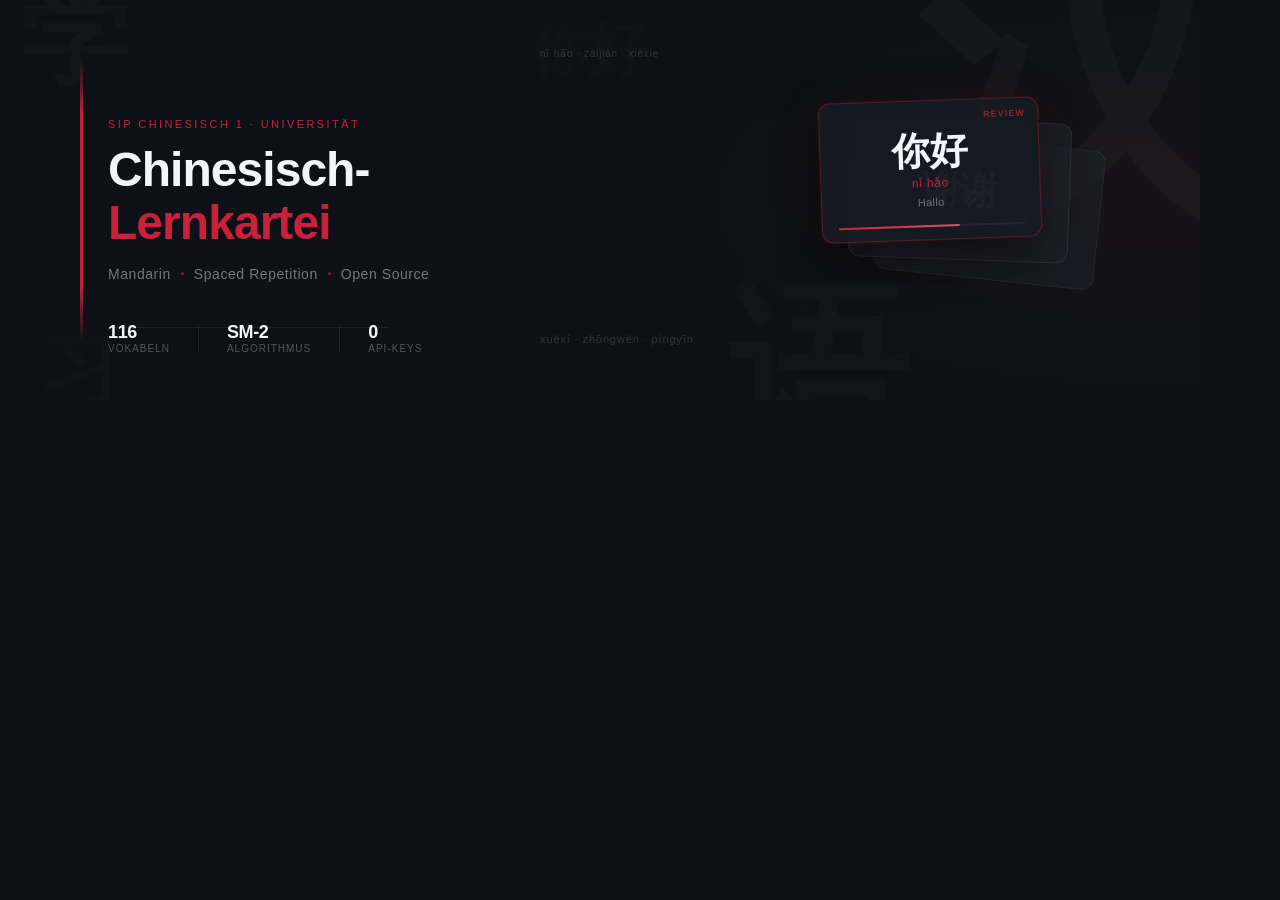
<file: assets/banner.html>
<!DOCTYPE html>
<html lang="de">
<head>
<meta charset="UTF-8">
<style>
  * { margin: 0; padding: 0; box-sizing: border-box; }

  body {
    width: 1200px;
    height: 400px;
    overflow: hidden;
    background: #0d1117;
    font-family: -apple-system, 'Helvetica Neue', sans-serif;
  }

  .canvas {
    position: relative;
    width: 1200px;
    height: 400px;
    background: #0d1117;
    overflow: hidden;
  }

  /* ── Hintergrund: große Schriftzeichen ── */
  .bg-chars {
    position: absolute;
    inset: 0;
    pointer-events: none;
    user-select: none;
  }

  .bg-char {
    position: absolute;
    font-weight: 700;
    color: rgba(255,255,255,0.03);
    line-height: 1;
    letter-spacing: -0.05em;
  }

  /* ── Rote Akzentlinie links ── */
  .accent-bar {
    position: absolute;
    left: 80px;
    top: 60px;
    bottom: 60px;
    width: 3px;
    background: linear-gradient(180deg, transparent 0%, #C9213A 20%, #C9213A 80%, transparent 100%);
    border-radius: 2px;
  }

  /* ── Haupt-Inhalt ── */
  .content {
    position: absolute;
    left: 108px;
    top: 0;
    bottom: 0;
    display: flex;
    flex-direction: column;
    justify-content: center;
    gap: 0;
  }

  .label-top {
    font-size: 11px;
    font-weight: 500;
    letter-spacing: 0.22em;
    text-transform: uppercase;
    color: #C9213A;
    margin-bottom: 14px;
  }

  .title {
    font-size: 48px;
    font-weight: 700;
    color: #f0f6fc;
    letter-spacing: -0.02em;
    line-height: 1.1;
    margin-bottom: 10px;
  }

  .title span {
    color: #C9213A;
  }

  .subtitle {
    font-size: 14px;
    color: rgba(240,246,252,0.45);
    letter-spacing: 0.04em;
    display: flex;
    align-items: center;
    gap: 10px;
    margin-top: 6px;
  }

  .dot {
    width: 3px;
    height: 3px;
    border-radius: 50%;
    background: rgba(201,33,58,0.6);
    flex-shrink: 0;
  }

  /* ── Flashcards rechts ── */
  .cards-area {
    position: absolute;
    right: 80px;
    top: 50%;
    transform: translateY(-50%);
    width: 340px;
    height: 240px;
  }

  .card {
    position: absolute;
    width: 220px;
    height: 140px;
    border-radius: 12px;
    border: 1px solid;
    display: flex;
    flex-direction: column;
    align-items: center;
    justify-content: center;
    gap: 6px;
  }

  /* Hintere Karte */
  .card-back {
    right: 20px;
    top: 60px;
    background: rgba(30,35,44,0.5);
    border-color: rgba(255,255,255,0.06);
    transform: rotate(6deg);
  }

  /* Mittlere Karte */
  .card-mid {
    right: 50px;
    top: 40px;
    background: rgba(30,35,44,0.7);
    border-color: rgba(255,255,255,0.08);
    transform: rotate(2deg);
  }

  /* Vordere Karte (aktiv) */
  .card-front {
    right: 80px;
    top: 20px;
    background: rgba(22,27,34,0.95);
    border-color: rgba(201,33,58,0.35);
    box-shadow:
      0 0 0 1px rgba(201,33,58,0.1),
      0 20px 40px rgba(0,0,0,0.5),
      0 0 60px rgba(201,33,58,0.06);
    transform: rotate(-2deg);
  }

  .card-chinese {
    font-size: 38px;
    font-weight: 700;
    color: #f0f6fc;
    line-height: 1;
  }

  .card-pinyin {
    font-size: 12px;
    color: #C9213A;
    letter-spacing: 0.05em;
  }

  .card-german {
    font-size: 11px;
    color: rgba(240,246,252,0.4);
    letter-spacing: 0.03em;
  }

  /* Fortschrittsbalken auf der Karte */
  .card-progress {
    position: absolute;
    bottom: 12px;
    left: 16px;
    right: 16px;
    height: 2px;
    background: rgba(255,255,255,0.06);
    border-radius: 1px;
  }

  .card-progress-fill {
    height: 100%;
    width: 65%;
    background: linear-gradient(90deg, #C9213A, #e05065);
    border-radius: 1px;
  }

  /* Badge oben rechts auf der Karte */
  .card-badge {
    position: absolute;
    top: 10px;
    right: 12px;
    font-size: 9px;
    letter-spacing: 0.12em;
    text-transform: uppercase;
    color: rgba(201,33,58,0.7);
    font-weight: 600;
  }

  /* ── Floating Pinyin-Labels ── */
  .pinyin-float {
    position: absolute;
    font-size: 11px;
    color: rgba(240,246,252,0.15);
    letter-spacing: 0.08em;
    font-weight: 400;
  }

  /* ── Statistik-Zeile unten links ── */
  .stats {
    position: absolute;
    bottom: 46px;
    left: 108px;
    display: flex;
    gap: 28px;
    align-items: center;
  }

  .stat {
    display: flex;
    flex-direction: column;
    gap: 2px;
  }

  .stat-num {
    font-size: 18px;
    font-weight: 700;
    color: #f0f6fc;
    letter-spacing: -0.02em;
    line-height: 1;
  }

  .stat-label {
    font-size: 10px;
    color: rgba(240,246,252,0.3);
    letter-spacing: 0.1em;
    text-transform: uppercase;
  }

  .stat-divider {
    width: 1px;
    height: 28px;
    background: rgba(255,255,255,0.08);
  }

  /* ── Subtiler Verlauf rechts ── */
  .vignette-right {
    position: absolute;
    right: 0;
    top: 0;
    bottom: 0;
    width: 520px;
    background: radial-gradient(ellipse at 90% 50%, rgba(201,33,58,0.05) 0%, transparent 70%);
    pointer-events: none;
  }

  /* ── Horizontale Trennlinie ── */
  .divider-h {
    position: absolute;
    bottom: 72px;
    left: 108px;
    width: 280px;
    height: 1px;
    background: rgba(255,255,255,0.07);
  }
</style>
</head>
<body>
<div class="canvas">

  <!-- Hintergrund-Schriftzeichen -->
  <div class="bg-chars">
    <div class="bg-char" style="font-size:320px; right:-20px; top:-80px; color:rgba(255,255,255,0.025)">汉</div>
    <div class="bg-char" style="font-size:180px; right:300px; bottom:-60px; color:rgba(255,255,255,0.018)">语</div>
    <div class="bg-char" style="font-size:110px; left:20px; top:-20px; color:rgba(255,255,255,0.02)">学</div>
    <div class="bg-char" style="font-size:80px; left:40px; bottom:-10px; color:rgba(255,255,255,0.015)">习</div>
    <div class="bg-char" style="font-size:60px; left:530px; top:20px; color:rgba(255,255,255,0.012)">你好</div>
  </div>

  <!-- Floating Pinyin -->
  <div class="pinyin-float" style="left:540px; bottom:55px">xuéxí · zhōngwén · píngyīn</div>
  <div class="pinyin-float" style="left:540px; top:48px; font-size:10px">nǐ hǎo · zàijiàn · xièxie</div>

  <!-- Roter Akzent -->
  <div class="accent-bar"></div>

  <!-- Inhalt -->
  <div class="content">
    <div class="label-top">SIP Chinesisch 1 · Universität</div>
    <div class="title">Chinesisch-<br><span>Lernkartei</span></div>
    <div class="subtitle">
      <span>Mandarin</span>
      <div class="dot"></div>
      <span>Spaced Repetition</span>
      <div class="dot"></div>
      <span>Open Source</span>
    </div>
  </div>

  <!-- Trennlinie -->
  <div class="divider-h"></div>

  <!-- Statistik -->
  <div class="stats">
    <div class="stat">
      <div class="stat-num">116</div>
      <div class="stat-label">Vokabeln</div>
    </div>
    <div class="stat-divider"></div>
    <div class="stat">
      <div class="stat-num">SM-2</div>
      <div class="stat-label">Algorithmus</div>
    </div>
    <div class="stat-divider"></div>
    <div class="stat">
      <div class="stat-num">0</div>
      <div class="stat-label">API-Keys</div>
    </div>
  </div>

  <!-- Verlauf -->
  <div class="vignette-right"></div>

  <!-- Flashcards -->
  <div class="cards-area">
    <!-- Hintere Karte -->
    <div class="card card-back">
      <div class="card-chinese" style="opacity:0.3">再见</div>
    </div>
    <!-- Mittlere Karte -->
    <div class="card card-mid">
      <div class="card-chinese" style="opacity:0.5">谢谢</div>
    </div>
    <!-- Vordere Karte (aktiv) -->
    <div class="card card-front">
      <div class="card-badge">Review</div>
      <div class="card-chinese">你好</div>
      <div class="card-pinyin">nǐ hǎo</div>
      <div class="card-german">Hallo</div>
      <div class="card-progress">
        <div class="card-progress-fill"></div>
      </div>
    </div>
  </div>

</div>
</body>
</html>
</file>
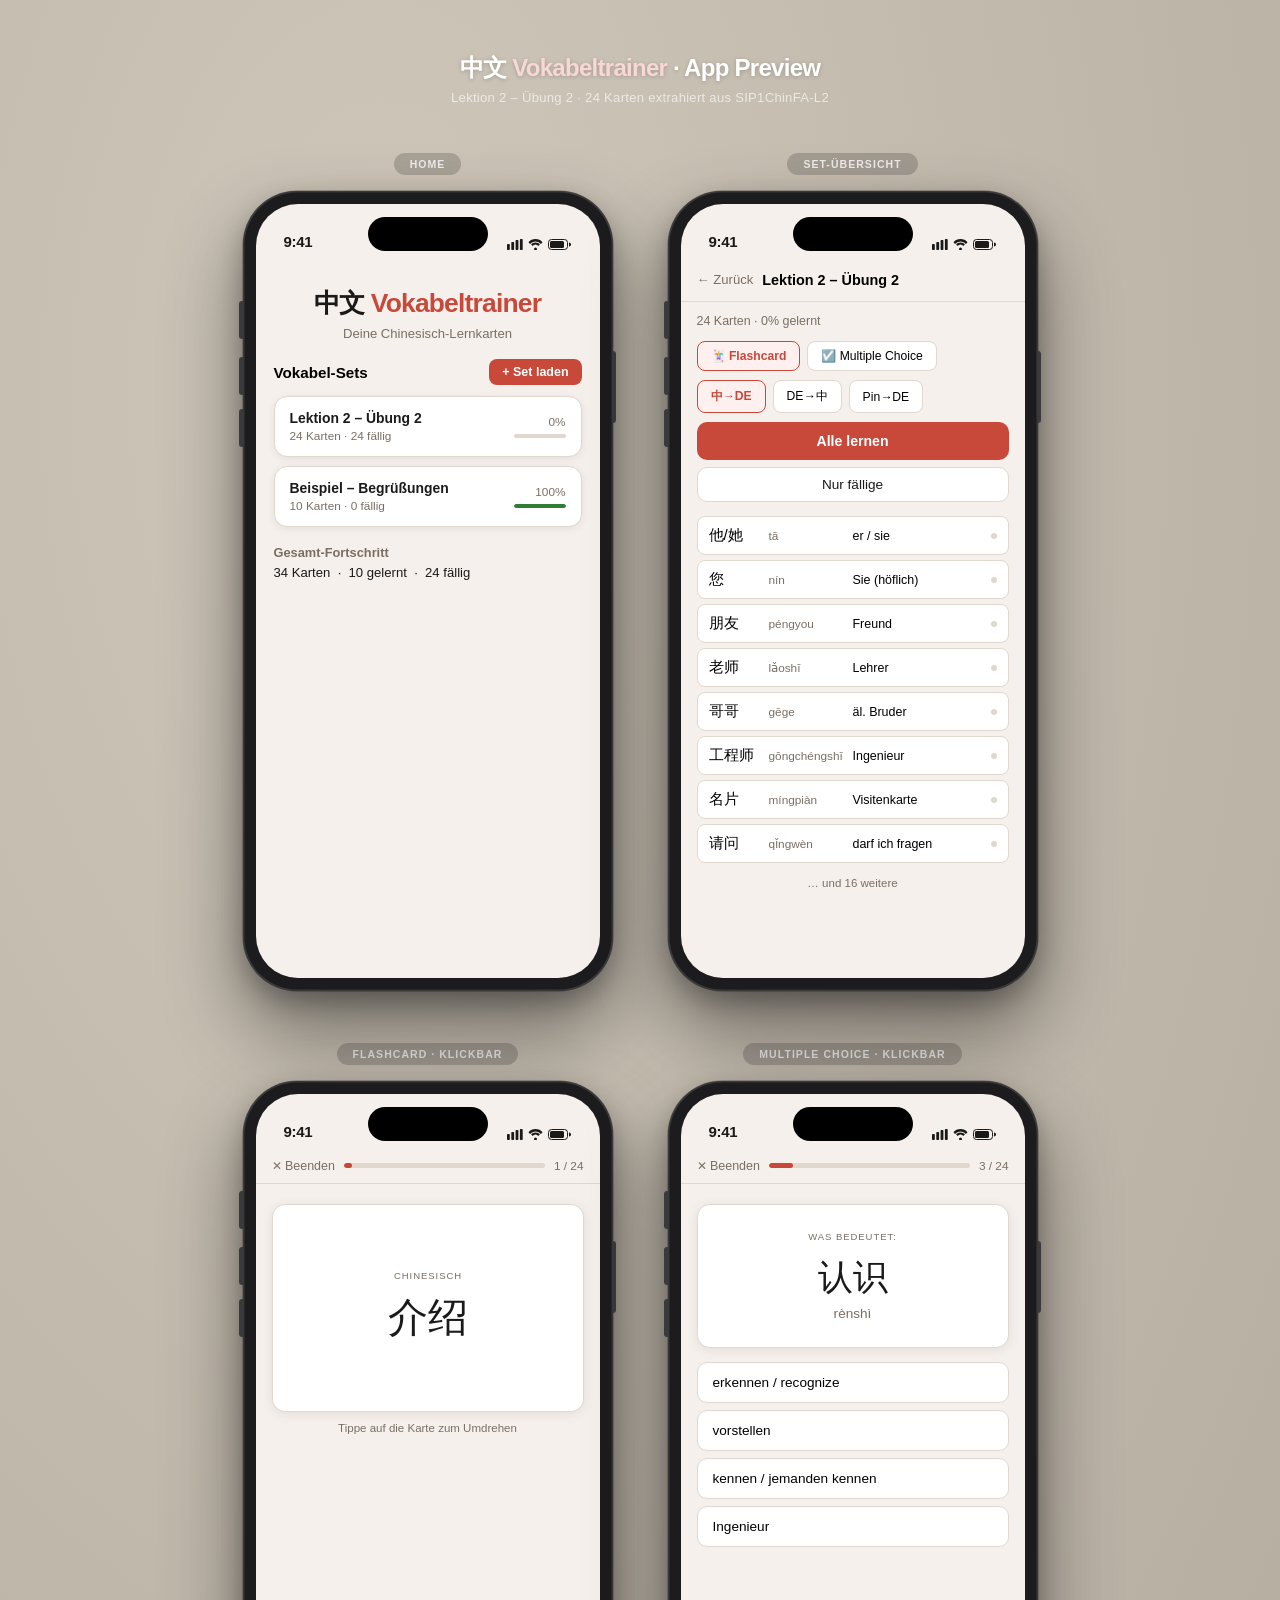
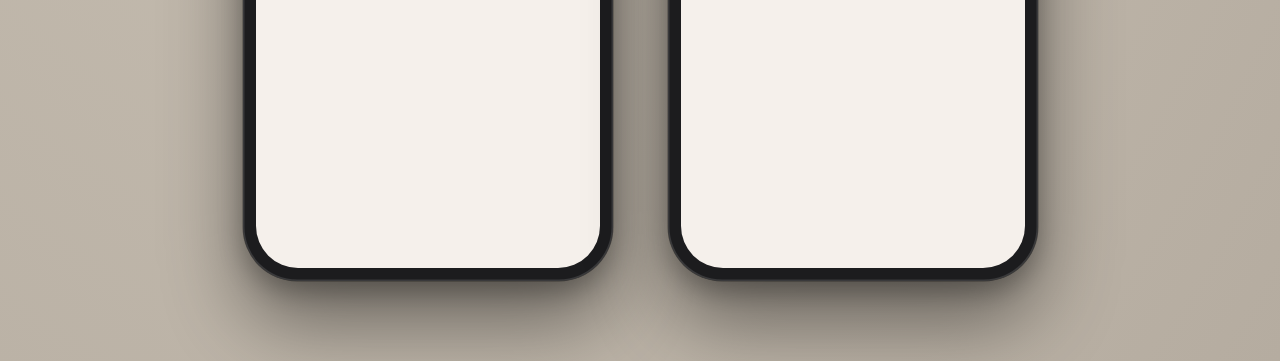
<file: quiz-app/preview.html>
<!DOCTYPE html>
<html lang="de">
<head>
<meta charset="UTF-8">
<meta name="viewport" content="width=device-width, initial-scale=1.0">
<title>中文 Vokabeltrainer · App Preview</title>
<style>
* { box-sizing: border-box; margin: 0; padding: 0; }

body {
  font-family: -apple-system, BlinkMacSystemFont, 'Segoe UI', sans-serif;
  background: #bdb5aa;
  background-image: radial-gradient(ellipse at 30% 20%, #cfc7ba 0%, #b5aca0 100%);
  min-height: 100vh;
  padding: 52px 32px 80px;
}

.page-header {
  text-align: center;
  margin-bottom: 48px;
}
.page-header h1 {
  font-size: 1.5rem;
  font-weight: 700;
  color: #fff;
  letter-spacing: -0.03em;
  text-shadow: 0 1px 4px rgba(0,0,0,.2);
}
.page-header h1 em { color: #f8d7d4; font-style: normal; }
.page-header p {
  font-size: 0.82rem;
  color: rgba(255,255,255,.65);
  margin-top: 6px;
  letter-spacing: 0.02em;
}

/* ── 2×2 GRID ── */
.grid {
  display: grid;
  grid-template-columns: 1fr 1fr;
  gap: 52px 40px;
  max-width: 810px;
  margin: 0 auto;
  justify-items: center;
}

.col {
  display: flex;
  flex-direction: column;
  align-items: center;
  gap: 16px;
}

.col-label {
  font-size: 10.5px;
  font-weight: 700;
  letter-spacing: 0.1em;
  text-transform: uppercase;
  color: rgba(255,255,255,.8);
  background: rgba(0,0,0,.18);
  padding: 5px 16px;
  border-radius: 20px;
}

/* ── iPHONE FRAME ── */
.iphone {
  width: 370px;
  height: 800px;
  background: #1c1c1e;
  border-radius: 54px;
  padding: 13px;
  box-shadow:
    inset 0 0 0 1.5px rgba(255,255,255,.13),
    0 0 0 0.5px rgba(0,0,0,.4),
    0 40px 80px rgba(0,0,0,.45),
    0 10px 24px rgba(0,0,0,.25);
  position: relative;
  flex-shrink: 0;
}

/* Power button right */
.iphone::before {
  content: '';
  position: absolute;
  right: -3.5px;
  top: 160px;
  width: 3.5px;
  height: 72px;
  background: #3a3a3c;
  border-radius: 0 3px 3px 0;
}
/* Volume buttons left */
.iphone::after {
  content: '';
  position: absolute;
  left: -3.5px;
  top: 110px;
  width: 3.5px;
  height: 38px;
  background: #3a3a3c;
  border-radius: 3px 0 0 3px;
  box-shadow: 0 56px 0 #3a3a3c, 0 108px 0 #3a3a3c;
}

.iphone-screen {
  width: 100%;
  height: 100%;
  background: #f5f0eb;
  border-radius: 42px;
  overflow: hidden;
  position: relative;
}

/* Dynamic Island */
.island {
  position: absolute;
  top: 13px;
  left: 50%;
  transform: translateX(-50%);
  width: 120px;
  height: 34px;
  background: #000;
  border-radius: 22px;
  z-index: 30;
}

/* Status bar */
.sb {
  position: absolute;
  top: 0; left: 0; right: 0;
  height: 54px;
  display: flex;
  align-items: flex-end;
  justify-content: space-between;
  padding: 0 28px 8px;
  z-index: 20;
  pointer-events: none;
}
.sb-time {
  font-size: 15px;
  font-weight: 600;
  color: #1a1a1a;
  letter-spacing: -0.02em;
}
.sb-right {
  display: flex;
  align-items: center;
  gap: 5px;
}

/* Screen scrollable area */
.sbody {
  position: absolute;
  top: 54px; left: 0; right: 0; bottom: 0;
  overflow-y: auto;
  scrollbar-width: none;
}
.sbody::-webkit-scrollbar { display: none; }

/* ────────────────────────────────
   APP STYLES (mirrors style.css)
   ──────────────────────────────── */

/* HOME */
.home-hdr {
  padding: 28px 20px 18px;
  text-align: center;
}
.home-hdr h1 {
  font-size: 1.65rem;
  font-weight: 700;
  letter-spacing: -0.03em;
  color: #1a1a1a;
}
.home-hdr h1 span { color: #c8483a; }
.home-hdr p { font-size: 0.82rem; color: #7a6f64; margin-top: 5px; }

.sets-sec { padding: 0 18px; }
.sets-hdr {
  display: flex;
  align-items: center;
  justify-content: space-between;
  margin-bottom: 11px;
}
.sets-hdr h2 { font-size: 0.95rem; font-weight: 600; }
.btn-imp {
  background: #c8483a; color: #fff;
  border-radius: 8px; padding: 6px 13px;
  font-size: 0.78rem; font-weight: 600;
  border: none; cursor: pointer;
}

.set-card {
  background: #fff;
  border-radius: 13px;
  border: 1.5px solid #e0d8ce;
  padding: 13px 15px;
  display: flex;
  align-items: center;
  justify-content: space-between;
  box-shadow: 0 2px 9px rgba(0,0,0,.07);
  margin-bottom: 9px;
  cursor: pointer;
  transition: border-color .15s;
}
.set-card:hover { border-color: #c8483a; }
.sc-name { font-weight: 600; font-size: 0.87rem; color: #1a1a1a; margin-bottom: 3px; }
.sc-meta { font-size: 0.74rem; color: #7a6f64; }
.sc-right { display: flex; flex-direction: column; align-items: flex-end; gap: 5px; }
.sc-pct { font-size: 0.74rem; color: #7a6f64; }
.minibar { width: 52px; height: 4px; background: #e0d8ce; border-radius: 2px; overflow: hidden; }
.minibar-fill { height: 100%; border-radius: 2px; }
.fill-green { background: #2e7d32; }

.gstats { margin: 18px 18px 0; padding-bottom: 16px; }
.gstats h2 { font-size: 0.8rem; color: #7a6f64; margin-bottom: 5px; }
.gstats p { font-size: 0.82rem; color: #1a1a1a; }

/* SUB-HEADER */
.sub-hdr {
  display: flex;
  align-items: center;
  gap: 9px;
  padding: 10px 16px;
  border-bottom: 1px solid #e0d8ce;
  margin-bottom: 12px;
}
.btn-bk {
  background: none; border: none;
  font-size: 0.82rem; color: #7a6f64;
  cursor: pointer; flex-shrink: 0; padding: 4px 0;
}
.sub-hdr h2 {
  font-size: 0.9rem; font-weight: 600;
  white-space: nowrap; overflow: hidden; text-overflow: ellipsis;
  flex: 1;
}

.set-inf { font-size: 0.78rem; color: #7a6f64; padding: 0 16px; margin-bottom: 13px; }

.picker { display: flex; gap: 7px; padding: 0 16px; margin-bottom: 9px; flex-wrap: wrap; }
.pbtn {
  background: #fff; border: 1.5px solid #e0d8ce;
  border-radius: 8px; padding: 7px 13px;
  font-size: 0.76rem; cursor: pointer;
  transition: all .15s;
}
.pbtn.on { background: #fdf0ee; border-color: #c8483a; color: #c8483a; font-weight: 600; }

.sact { padding: 0 16px; margin-top: 5px; }
.bprim {
  background: #c8483a; color: #fff; border: none;
  border-radius: 10px; padding: 11px;
  font-size: 0.88rem; font-weight: 600;
  cursor: pointer; width: 100%; margin-bottom: 7px;
}
.bsec {
  background: #fff; color: #1a1a1a;
  border: 1.5px solid #e0d8ce; border-radius: 10px;
  padding: 9px; font-size: 0.85rem;
  cursor: pointer; width: 100%;
}

.cprev { padding: 14px 16px 0; }
.prow {
  display: flex; align-items: center; gap: 8px;
  background: #fff; border-radius: 8px;
  border: 1px solid #e0d8ce; padding: 8px 11px;
  font-size: 0.78rem; margin-bottom: 5px;
}
.p-zh { font-size: 0.95rem; min-width: 52px; }
.p-py { color: #7a6f64; min-width: 76px; font-size: 0.74rem; }
.p-de { flex: 1; font-size: 0.78rem; }
.pdot { width: 6px; height: 6px; border-radius: 50%; background: #e0d8ce; flex-shrink: 0; }

/* QUIZ HEADER */
.qhdr {
  display: flex; align-items: center; gap: 9px;
  padding: 10px 16px;
  border-bottom: 1px solid #e0d8ce;
  margin-bottom: 14px;
}
.btn-x {
  background: none; border: none;
  font-size: 0.78rem; color: #7a6f64;
  cursor: pointer; flex-shrink: 0;
}
.pbw { flex: 1; height: 5px; background: #e0d8ce; border-radius: 3px; overflow: hidden; }
.pb  { height: 100%; background: #c8483a; border-radius: 3px; }
.qcnt { font-size: 0.74rem; color: #7a6f64; flex-shrink: 0; }

/* FLASHCARD */
.flash { padding: 6px 16px; }

.cwrap {
  perspective: 700px;
  cursor: pointer;
  height: 208px;
  margin-bottom: 10px;
  user-select: none;
}
.c3d {
  width: 100%; height: 100%;
  position: relative;
  transform-style: preserve-3d;
  transition: transform .5s cubic-bezier(.4,0,.2,1);
}
.c3d.flip { transform: rotateY(180deg); }

.cface {
  position: absolute; inset: 0;
  backface-visibility: hidden;
  -webkit-backface-visibility: hidden;
  border-radius: 13px;
  display: flex; flex-direction: column;
  align-items: center; justify-content: center;
  padding: 22px 18px; text-align: center;
  box-shadow: 0 2px 12px rgba(0,0,0,.08);
  border: 1.5px solid #e0d8ce;
}
.cfront { background: #fff; }
.cback  { background: #fdf0ee; transform: rotateY(180deg); }

.clbl { font-size: 9.5px; letter-spacing: 0.1em; text-transform: uppercase; color: #7a6f64; margin-bottom: 12px; }
.czh  { font-size: 2.5rem; line-height: 1.2; color: #1a1a1a; margin-bottom: 6px; }
.cpy  { font-size: 0.95rem; color: #7a6f64; margin-bottom: 4px; }
.cde  { font-size: 1.05rem; font-weight: 500; color: #1a1a1a; }
.cex  { font-size: 0.72rem; color: #7a6f64; margin-top: 10px; line-height: 1.5; }

.fhint { text-align: center; font-size: 0.72rem; color: #7a6f64; margin-bottom: 6px; }

.rrow { display: flex; gap: 7px; margin-top: 13px; }
.rbtn {
  flex: 1; border: none; border-radius: 10px;
  padding: 12px 4px; font-size: 0.8rem; font-weight: 600;
  cursor: pointer; transition: opacity .15s;
}
.rbad  { background: #fde8e8; color: #c62828; }
.rok   { background: #fff3e0; color: #f57c00; }
.rgood { background: #e8f5e9; color: #2e7d32; }

/* MULTIPLE CHOICE */
.mca { padding: 6px 16px; }
.mcq {
  background: #fff; border-radius: 13px;
  border: 1.5px solid #e0d8ce;
  box-shadow: 0 2px 12px rgba(0,0,0,.08);
  padding: 26px 18px; text-align: center;
  margin-bottom: 14px;
}
.mqlbl { font-size: 9.5px; letter-spacing: 0.1em; text-transform: uppercase; color: #7a6f64; margin-bottom: 12px; }
.mqzh  { font-size: 2.2rem; color: #1a1a1a; margin-bottom: 5px; }
.mqpy  { font-size: 0.85rem; color: #7a6f64; }

.mcopts { display: flex; flex-direction: column; gap: 7px; }
.mcopt {
  background: #fff; border: 1.5px solid #e0d8ce;
  border-radius: 10px; padding: 12px 15px;
  font-size: 0.85rem; cursor: pointer; text-align: left;
  transition: all .15s; font-family: inherit;
  width: 100%;
}
.mcopt:hover:not(.ok):not(.no) { border-color: #c8483a; background: #fdf0ee; }
.mcopt.ok { background: #e8f5e9; border-color: #2e7d32; color: #2e7d32; font-weight: 600; cursor: default; }
.mcopt.no { background: #fde8e8; border-color: #c62828; color: #c62828; cursor: default; }
</style>
</head>
<body>

<div class="page-header">
  <h1>中文 <em>Vokabeltrainer</em> · App Preview</h1>
  <p>Lektion 2 – Übung 2 · 24 Karten extrahiert aus SIP1ChinFA-L2</p>
</div>

<div class="grid">

  <!-- ═══ SCREEN 1 · HOME ═══ -->
  <div class="col">
    <div class="col-label">Home</div>
    <div class="iphone">
      <div class="iphone-screen">
        <div class="island"></div>
        <div class="sb">
          <span class="sb-time">9:41</span>
          <div class="sb-right">
            <svg width="16" height="11" viewBox="0 0 16 11" fill="#1a1a1a"><rect x="0" y="5" width="2.8" height="6" rx="0.8"/><rect x="4.3" y="3" width="2.8" height="8" rx="0.8"/><rect x="8.6" y="1" width="2.8" height="10" rx="0.8"/><rect x="12.9" y="0" width="2.8" height="11" rx="0.8"/></svg>
            <svg width="15" height="11" viewBox="0 0 15 11" fill="#1a1a1a"><path d="M7.5 2.5A7 7 0 0113 5L14.5 3.3A9 9 0 007.5 0a9 9 0 00-7 3.3L2 5a7 7 0 015.5-2.5zm0 3A4 4 0 0110.3 7L12 5.3A6 6 0 007.5 3.5a6 6 0 00-4.5 1.8L4.7 7A4 4 0 017.5 5.5zm0 3a1.5 1.5 0 110 3 1.5 1.5 0 010-3z"/></svg>
            <svg width="24" height="11" viewBox="0 0 24 11" fill="none"><rect x=".5" y=".5" width="19" height="10" rx="3" stroke="#1a1a1a"/><rect x="2" y="2" width="14" height="7" rx="1.5" fill="#1a1a1a"/><path d="M21 3.5v4a2 2 0 000-4z" fill="#1a1a1a"/></svg>
          </div>
        </div>
        <div class="sbody">
          <div class="home-hdr">
            <h1>中文 <span>Vokabeltrainer</span></h1>
            <p>Deine Chinesisch-Lernkarten</p>
          </div>
          <div class="sets-sec">
            <div class="sets-hdr">
              <h2>Vokabel-Sets</h2>
              <button class="btn-imp">+ Set laden</button>
            </div>
            <div class="set-card">
              <div>
                <div class="sc-name">Lektion 2 – Übung 2</div>
                <div class="sc-meta">24 Karten · 24 fällig</div>
              </div>
              <div class="sc-right">
                <span class="sc-pct">0%</span>
                <div class="minibar"><div class="minibar-fill" style="width:0%"></div></div>
              </div>
            </div>
            <div class="set-card">
              <div>
                <div class="sc-name">Beispiel – Begrüßungen</div>
                <div class="sc-meta">10 Karten · 0 fällig</div>
              </div>
              <div class="sc-right">
                <span class="sc-pct">100%</span>
                <div class="minibar"><div class="minibar-fill fill-green" style="width:100%"></div></div>
              </div>
            </div>
          </div>
          <div class="gstats">
            <h2>Gesamt-Fortschritt</h2>
            <p>34 Karten &nbsp;·&nbsp; 10 gelernt &nbsp;·&nbsp; 24 fällig</p>
          </div>
        </div>
      </div>
    </div>
  </div>

  <!-- ═══ SCREEN 2 · SET-ÜBERSICHT ═══ -->
  <div class="col">
    <div class="col-label">Set-Übersicht</div>
    <div class="iphone">
      <div class="iphone-screen">
        <div class="island"></div>
        <div class="sb">
          <span class="sb-time">9:41</span>
          <div class="sb-right">
            <svg width="16" height="11" viewBox="0 0 16 11" fill="#1a1a1a"><rect x="0" y="5" width="2.8" height="6" rx="0.8"/><rect x="4.3" y="3" width="2.8" height="8" rx="0.8"/><rect x="8.6" y="1" width="2.8" height="10" rx="0.8"/><rect x="12.9" y="0" width="2.8" height="11" rx="0.8"/></svg>
            <svg width="15" height="11" viewBox="0 0 15 11" fill="#1a1a1a"><path d="M7.5 2.5A7 7 0 0113 5L14.5 3.3A9 9 0 007.5 0a9 9 0 00-7 3.3L2 5a7 7 0 015.5-2.5zm0 3A4 4 0 0110.3 7L12 5.3A6 6 0 007.5 3.5a6 6 0 00-4.5 1.8L4.7 7A4 4 0 017.5 5.5zm0 3a1.5 1.5 0 110 3 1.5 1.5 0 010-3z"/></svg>
            <svg width="24" height="11" viewBox="0 0 24 11" fill="none"><rect x=".5" y=".5" width="19" height="10" rx="3" stroke="#1a1a1a"/><rect x="2" y="2" width="14" height="7" rx="1.5" fill="#1a1a1a"/><path d="M21 3.5v4a2 2 0 000-4z" fill="#1a1a1a"/></svg>
          </div>
        </div>
        <div class="sbody">
          <div class="sub-hdr">
            <button class="btn-bk">← Zurück</button>
            <h2>Lektion 2 – Übung 2</h2>
          </div>
          <div class="set-inf">24 Karten · 0% gelernt</div>
          <div class="picker">
            <button class="pbtn on">🃏 Flashcard</button>
            <button class="pbtn">☑️ Multiple Choice</button>
          </div>
          <div class="picker">
            <button class="pbtn on">中→DE</button>
            <button class="pbtn">DE→中</button>
            <button class="pbtn">Pin→DE</button>
          </div>
          <div class="sact">
            <button class="bprim">Alle lernen</button>
            <button class="bsec">Nur fällige</button>
          </div>
          <div class="cprev">
            <div class="prow"><span class="p-zh">他/她</span><span class="p-py">tā</span><span class="p-de">er / sie</span><span class="pdot"></span></div>
            <div class="prow"><span class="p-zh">您</span><span class="p-py">nín</span><span class="p-de">Sie (höflich)</span><span class="pdot"></span></div>
            <div class="prow"><span class="p-zh">朋友</span><span class="p-py">péngyou</span><span class="p-de">Freund</span><span class="pdot"></span></div>
            <div class="prow"><span class="p-zh">老师</span><span class="p-py">lǎoshī</span><span class="p-de">Lehrer</span><span class="pdot"></span></div>
            <div class="prow"><span class="p-zh">哥哥</span><span class="p-py">gēge</span><span class="p-de">äl. Bruder</span><span class="pdot"></span></div>
            <div class="prow"><span class="p-zh">工程师</span><span class="p-py">gōngchéngshī</span><span class="p-de">Ingenieur</span><span class="pdot"></span></div>
            <div class="prow"><span class="p-zh">名片</span><span class="p-py">míngpiàn</span><span class="p-de">Visitenkarte</span><span class="pdot"></span></div>
            <div class="prow"><span class="p-zh">请问</span><span class="p-py">qǐngwèn</span><span class="p-de">darf ich fragen</span><span class="pdot"></span></div>
            <p style="text-align:center;font-size:.72rem;color:#7a6f64;padding:9px 0">… und 16 weitere</p>
          </div>
        </div>
      </div>
    </div>
  </div>

  <!-- ═══ SCREEN 3 · FLASHCARD ═══ -->
  <div class="col">
    <div class="col-label">Flashcard · klickbar</div>
    <div class="iphone">
      <div class="iphone-screen">
        <div class="island"></div>
        <div class="sb">
          <span class="sb-time">9:41</span>
          <div class="sb-right">
            <svg width="16" height="11" viewBox="0 0 16 11" fill="#1a1a1a"><rect x="0" y="5" width="2.8" height="6" rx="0.8"/><rect x="4.3" y="3" width="2.8" height="8" rx="0.8"/><rect x="8.6" y="1" width="2.8" height="10" rx="0.8"/><rect x="12.9" y="0" width="2.8" height="11" rx="0.8"/></svg>
            <svg width="15" height="11" viewBox="0 0 15 11" fill="#1a1a1a"><path d="M7.5 2.5A7 7 0 0113 5L14.5 3.3A9 9 0 007.5 0a9 9 0 00-7 3.3L2 5a7 7 0 015.5-2.5zm0 3A4 4 0 0110.3 7L12 5.3A6 6 0 007.5 3.5a6 6 0 00-4.5 1.8L4.7 7A4 4 0 017.5 5.5zm0 3a1.5 1.5 0 110 3 1.5 1.5 0 010-3z"/></svg>
            <svg width="24" height="11" viewBox="0 0 24 11" fill="none"><rect x=".5" y=".5" width="19" height="10" rx="3" stroke="#1a1a1a"/><rect x="2" y="2" width="14" height="7" rx="1.5" fill="#1a1a1a"/><path d="M21 3.5v4a2 2 0 000-4z" fill="#1a1a1a"/></svg>
          </div>
        </div>
        <div class="sbody">
          <div class="qhdr">
            <button class="btn-x">✕ Beenden</button>
            <div class="pbw"><div class="pb" style="width:4%"></div></div>
            <span class="qcnt">1 / 24</span>
          </div>
          <div class="flash">
            <div class="cwrap" id="flashCard" onclick="flipCard()">
              <div class="c3d" id="c3d">
                <div class="cface cfront">
                  <div class="clbl">Chinesisch</div>
                  <div class="czh">介绍</div>
                </div>
                <div class="cface cback">
                  <div class="clbl">Bedeutung</div>
                  <div class="cpy">jièshào</div>
                  <div class="cde">vorstellen</div>
                  <div class="cex">Qǐng jièshào yíxià!<br>Bitte stell dich kurz vor!</div>
                </div>
              </div>
            </div>
            <p class="fhint" id="fhint">Tippe auf die Karte zum Umdrehen</p>
            <div class="rrow" id="rrow" style="display:none">
              <button class="rbtn rbad">😕 Nochmal</button>
              <button class="rbtn rok">🤔 Fast</button>
              <button class="rbtn rgood">✅ Kann ich</button>
            </div>
          </div>
        </div>
      </div>
    </div>
  </div>

  <!-- ═══ SCREEN 4 · MULTIPLE CHOICE ═══ -->
  <div class="col">
    <div class="col-label">Multiple Choice · klickbar</div>
    <div class="iphone">
      <div class="iphone-screen">
        <div class="island"></div>
        <div class="sb">
          <span class="sb-time">9:41</span>
          <div class="sb-right">
            <svg width="16" height="11" viewBox="0 0 16 11" fill="#1a1a1a"><rect x="0" y="5" width="2.8" height="6" rx="0.8"/><rect x="4.3" y="3" width="2.8" height="8" rx="0.8"/><rect x="8.6" y="1" width="2.8" height="10" rx="0.8"/><rect x="12.9" y="0" width="2.8" height="11" rx="0.8"/></svg>
            <svg width="15" height="11" viewBox="0 0 15 11" fill="#1a1a1a"><path d="M7.5 2.5A7 7 0 0113 5L14.5 3.3A9 9 0 007.5 0a9 9 0 00-7 3.3L2 5a7 7 0 015.5-2.5zm0 3A4 4 0 0110.3 7L12 5.3A6 6 0 007.5 3.5a6 6 0 00-4.5 1.8L4.7 7A4 4 0 017.5 5.5zm0 3a1.5 1.5 0 110 3 1.5 1.5 0 010-3z"/></svg>
            <svg width="24" height="11" viewBox="0 0 24 11" fill="none"><rect x=".5" y=".5" width="19" height="10" rx="3" stroke="#1a1a1a"/><rect x="2" y="2" width="14" height="7" rx="1.5" fill="#1a1a1a"/><path d="M21 3.5v4a2 2 0 000-4z" fill="#1a1a1a"/></svg>
          </div>
        </div>
        <div class="sbody">
          <div class="qhdr">
            <button class="btn-x">✕ Beenden</button>
            <div class="pbw"><div class="pb" style="width:12%"></div></div>
            <span class="qcnt">3 / 24</span>
          </div>
          <div class="mca">
            <div class="mcq">
              <div class="mqlbl">Was bedeutet:</div>
              <div class="mqzh">认识</div>
              <div class="mqpy">rènshì</div>
            </div>
            <div class="mcopts" id="mcOpts">
              <button class="mcopt" onclick="mc(this,false)">erkennen / recognize</button>
              <button class="mcopt" onclick="mc(this,false)">vorstellen</button>
              <button class="mcopt" onclick="mc(this,true)">kennen / jemanden kennen</button>
              <button class="mcopt" onclick="mc(this,false)">Ingenieur</button>
            </div>
          </div>
        </div>
      </div>
    </div>
  </div>

</div><!-- /grid -->

<script>
/* ── FLASHCARD ── */
let cFlipped = false;

function flipCard() {
  cFlipped = !cFlipped;
  document.getElementById('c3d').classList.toggle('flip', cFlipped);
  document.getElementById('fhint').style.display  = cFlipped ? 'none' : '';
  document.getElementById('rrow').style.display   = cFlipped ? 'flex' : 'none';
}

/* ── MULTIPLE CHOICE ── */
let mcLocked = false;

function mc(btn, correct) {
  if (mcLocked) return;
  mcLocked = true;

  const opts = document.querySelectorAll('#mcOpts .mcopt');
  opts.forEach(b => {
    b.onclick = null;
    if (b.textContent.trim() === 'kennen / jemanden kennen') b.classList.add('ok');
  });
  if (!correct) btn.classList.add('no');

  setTimeout(() => {
    mcLocked = false;
    opts.forEach(b => {
      b.classList.remove('ok','no');
      b.onclick = function() { mc(this, this.textContent.trim() === 'kennen / jemanden kennen'); };
    });
  }, 1800);
}
</script>
</body>
</html>
</file>
